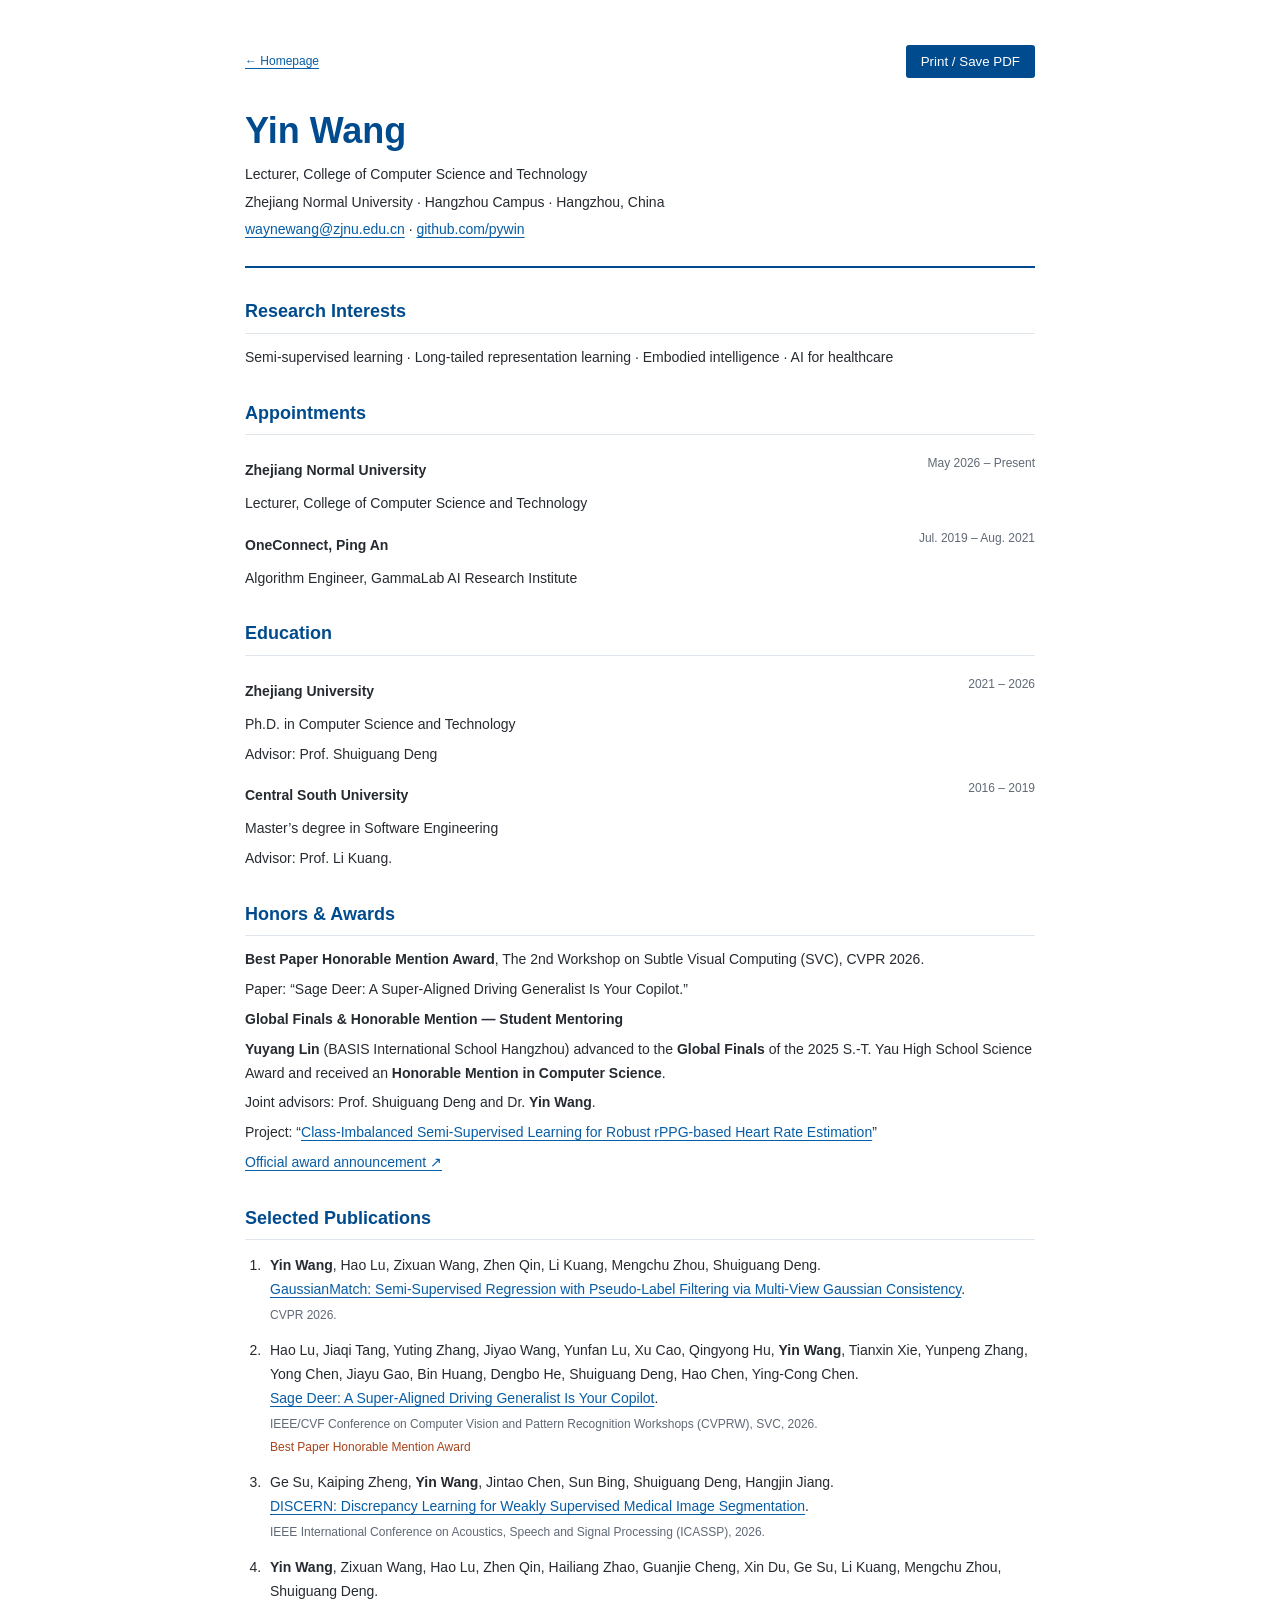
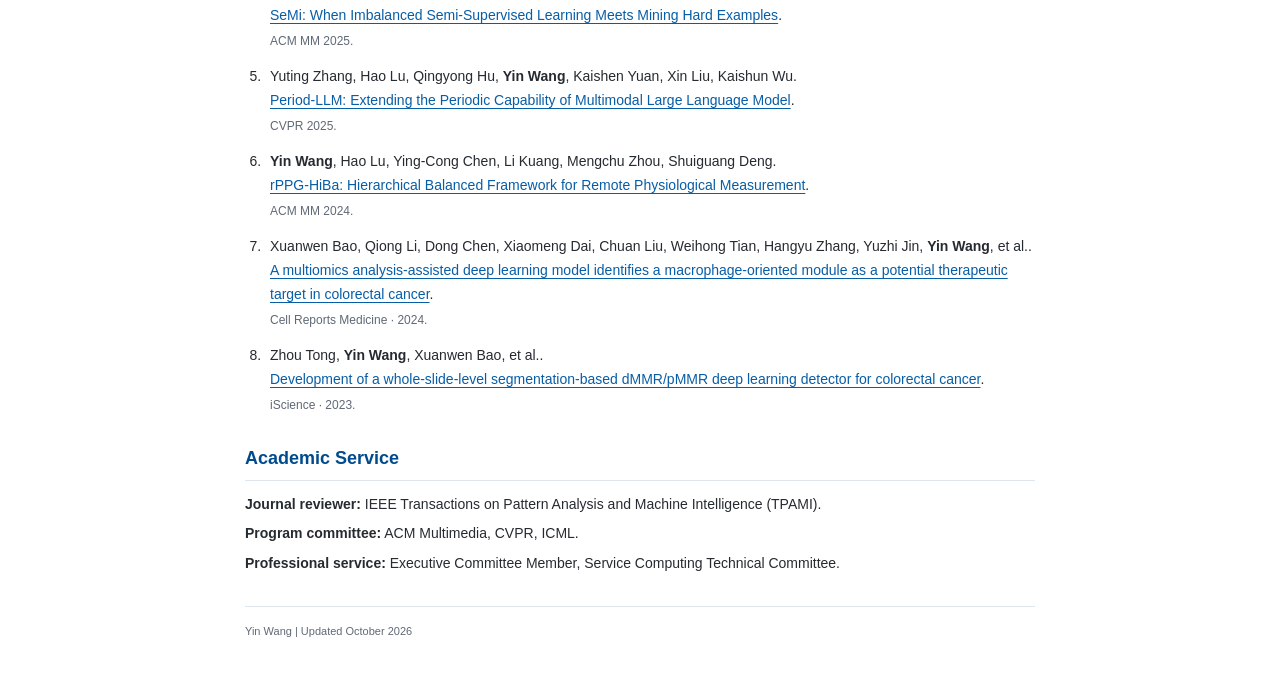
<file: cv.html>
<!doctype html><html lang="en"><head><meta charset="utf-8"><meta name="viewport" content="width=device-width,initial-scale=1"><title>Academic CV — Yin Wang</title><meta name="description" content="Academic CV of Yin Wang, Lecturer at Zhejiang Normal University."><link rel="icon" href="assets/favicon.svg" type="image/svg+xml"><link rel="stylesheet" href="cv.css?v=20261017-blue4"></head><body>
<div class="cv-tools"><a href="index.html">← Homepage</a><button type="button" id="print-cv">Print / Save PDF</button></div><header><h1>Yin Wang</h1><p>Lecturer, College of Computer Science and Technology</p><p>Zhejiang Normal University · Hangzhou Campus · Hangzhou, China</p><p><a href="mailto:waynewang@zjnu.edu.cn">waynewang@zjnu.edu.cn</a> · <a href="https://github.com/pywin">github.com/pywin</a></p></header>
<section><h2>Research Interests</h2><p>Semi-supervised learning · Long-tailed representation learning · Embodied intelligence · AI for healthcare</p></section>
<section><h2>Appointments</h2><div class="cv-row"><h3>Zhejiang Normal University</h3><p>May 2026 – Present</p></div><p>Lecturer, College of Computer Science and Technology</p><div class="cv-row"><h3>OneConnect, Ping An</h3><p>Jul. 2019 – Aug. 2021</p></div><p>Algorithm Engineer, GammaLab AI Research Institute</p></section>
<section><h2>Education</h2><div class="cv-row"><h3>Zhejiang University</h3><p>2021 – 2026</p></div><p>Ph.D. in Computer Science and Technology</p><p>Advisor: Prof. Shuiguang Deng</p><div class="cv-row"><h3>Central South University</h3><p>2016 – 2019</p></div><p>Master’s degree in Software Engineering</p><p>Advisor: Prof. Li Kuang.</p></section>
<section><h2>Honors &amp; Awards</h2><p><strong>Best Paper Honorable Mention Award</strong>, The 2nd Workshop on Subtle Visual Computing (SVC), CVPR 2026.</p><p>Paper: “Sage Deer: A Super-Aligned Driving Generalist Is Your Copilot.”</p><p><strong>Global Finals &amp; Honorable Mention — Student Mentoring</strong></p><p><strong>Yuyang Lin</strong> (BASIS International School Hangzhou) advanced to the <strong>Global Finals</strong> of the 2025 S.-T. Yau High School Science Award and received an <strong>Honorable Mention in Computer Science</strong>.</p><p>Joint advisors: Prof. Shuiguang Deng and Dr. <strong>Yin Wang</strong>.</p><p>Project: “<a href="https://www.yau-awards.com/uploads/file/20251111/20251111152436_54157.pdf" target="_blank" rel="noopener noreferrer">Class-Imbalanced Semi-Supervised Learning for Robust rPPG-based Heart Rate Estimation</a>”</p><p><a href="https://www.yau-awards.com/show-86-56.html" target="_blank" rel="noopener noreferrer">Official award announcement ↗</a></p></section>
<section><h2>Selected Publications</h2><ol><li><strong>Yin Wang</strong>, Hao Lu, Zixuan Wang, Zhen Qin, Li Kuang, Mengchu Zhou, Shuiguang Deng.<br><a href="https://openaccess.thecvf.com/content/CVPR2026/html/Wang_GaussianMatch_Semi-Supervised_Regression_with_Pseudo-Label_Filtering_via_Multi-View_Gaussian_Consistency_CVPR_2026_paper.html" target="_blank" rel="noopener noreferrer">GaussianMatch: Semi-Supervised Regression with Pseudo-Label Filtering via Multi-View Gaussian Consistency</a>.<p>CVPR 2026.</p></li><li>Hao Lu, Jiaqi Tang, Yuting Zhang, Jiyao Wang, Yunfan Lu, Xu Cao, Qingyong Hu, <strong>Yin Wang</strong>, Tianxin Xie, Yunpeng Zhang, Yong Chen, Jiayu Gao, Bin Huang, Dengbo He, Shuiguang Deng, Hao Chen, Ying-Cong Chen.<br><a href="https://openaccess.thecvf.com/content/CVPR2026W/SVC/html/Lu_Sage_Deer_A_Super-Aligned_Driving_Generalist_Is_Your_Copilot_CVPRW_2026_paper.html" target="_blank" rel="noopener noreferrer">Sage Deer: A Super-Aligned Driving Generalist Is Your Copilot</a>.<p>IEEE/CVF Conference on Computer Vision and Pattern Recognition Workshops (CVPRW), SVC, 2026.</p><p class=award>Best Paper Honorable Mention Award</p></li><li>Ge Su, Kaiping Zheng, <strong>Yin Wang</strong>, Jintao Chen, Sun Bing, Shuiguang Deng, Hangjin Jiang.<br><a href="https://doi.org/10.1109/ICASSP55912.2026.11464619" target="_blank" rel="noopener noreferrer">DISCERN: Discrepancy Learning for Weakly Supervised Medical Image Segmentation</a>.<p>IEEE International Conference on Acoustics, Speech and Signal Processing (ICASSP), 2026.</p></li><li><strong>Yin Wang</strong>, Zixuan Wang, Hao Lu, Zhen Qin, Hailiang Zhao, Guanjie Cheng, Xin Du, Ge Su, Li Kuang, Mengchu Zhou, Shuiguang Deng.<br><a href="https://doi.org/10.1145/3746027.3755450" target="_blank" rel="noopener noreferrer">SeMi: When Imbalanced Semi-Supervised Learning Meets Mining Hard Examples</a>.<p>ACM MM 2025.</p></li><li>Yuting Zhang, Hao Lu, Qingyong Hu, <strong>Yin Wang</strong>, Kaishen Yuan, Xin Liu, Kaishun Wu.<br><a href="https://openaccess.thecvf.com/content/CVPR2025/html/Zhang_Period-LLM_Extending_the_Periodic_Capability_of_Multimodal_Large_Language_Model_CVPR_2025_paper.html" target="_blank" rel="noopener noreferrer">Period-LLM: Extending the Periodic Capability of Multimodal Large Language Model</a>.<p>CVPR 2025.</p></li><li><strong>Yin Wang</strong>, Hao Lu, Ying-Cong Chen, Li Kuang, Mengchu Zhou, Shuiguang Deng.<br><a href="https://doi.org/10.1145/3664647.3680986" target="_blank" rel="noopener noreferrer">rPPG-HiBa: Hierarchical Balanced Framework for Remote Physiological Measurement</a>.<p>ACM MM 2024.</p></li><li>Xuanwen Bao, Qiong Li, Dong Chen, Xiaomeng Dai, Chuan Liu, Weihong Tian, Hangyu Zhang, Yuzhi Jin, <strong>Yin Wang</strong>, et al..<br><a href="https://doi.org/10.1016/j.xcrm.2024.101399" target="_blank" rel="noopener noreferrer">A multiomics analysis-assisted deep learning model identifies a macrophage-oriented module as a potential therapeutic target in colorectal cancer</a>.<p>Cell Reports Medicine · 2024.</p></li><li>Zhou Tong, <strong>Yin Wang</strong>, Xuanwen Bao, et al..<br><a href="https://doi.org/10.1016/j.isci.2023.108468" target="_blank" rel="noopener noreferrer">Development of a whole-slide-level segmentation-based dMMR/pMMR deep learning detector for colorectal cancer</a>.<p>iScience · 2023.</p></li></ol></section><section><h2>Academic Service</h2><p><strong>Journal reviewer:</strong> IEEE Transactions on Pattern Analysis and Machine Intelligence (TPAMI).</p><p><strong>Program committee:</strong> ACM Multimedia, CVPR, ICML.</p><p><strong>Professional service:</strong> Executive Committee Member, Service Computing Technical Committee.</p></section><footer>Yin Wang | Updated October 2026</footer><script>document.getElementById('print-cv').addEventListener('click',function(){window.print();});</script></body></html>
</file>
<file: cv.css>
*{box-sizing:border-box}body{max-width:850px;margin:45px auto;padding:0 30px;color:#262b31;font:14px/1.7 Arial,Helvetica,sans-serif}a{color:#075da6;text-underline-offset:3px}h1{font-size:36px;line-height:1.3;margin:0 0 8px;color:#004b8d}header{border-bottom:2px solid #004b8d;padding-bottom:20px}header p{margin:4px 0}h2{font-size:18px;margin:28px 0 12px;color:#004b8d;border-bottom:1px solid #dfe5ec;padding-bottom:6px}h3{font-size:14px;margin:12px 0 3px}p{margin:6px 0}ol{padding-left:20px}li{padding-left:5px;margin-bottom:14px;break-inside:avoid}li p{margin:3px 0;color:#606976;font-size:12px}.cv-row{display:flex;justify-content:space-between;gap:24px}.cv-row>p{font-size:12px;color:#606976}.cv-tools{display:flex;align-items:center;justify-content:space-between;margin-bottom:30px;font-size:12px}.cv-tools button{background:#004b8d;color:#fff;border:0;padding:9px 15px;border-radius:3px;cursor:pointer}footer{margin:30px 0;border-top:1px solid #dfe5ec;padding-top:15px;font-size:11px;color:#606976}.award{color:#a6431b}@media(max-width:550px){body{padding:0 22px;margin-top:25px}.cv-row{display:block}h1{font-size:32px}}@media print{body{margin:0;max-width:100%;padding:0;font-size:10px}.cv-tools{display:none}h1{font-size:28px}h2{margin:16px 0 8px;font-size:14px}header{padding-bottom:12px}p{margin:3px 0}li{margin-bottom:9px}li p,.cv-row>p{font-size:9px}footer{margin-top:15px;font-size:9px}@page{size:A4;margin:15mm}}
</file>
